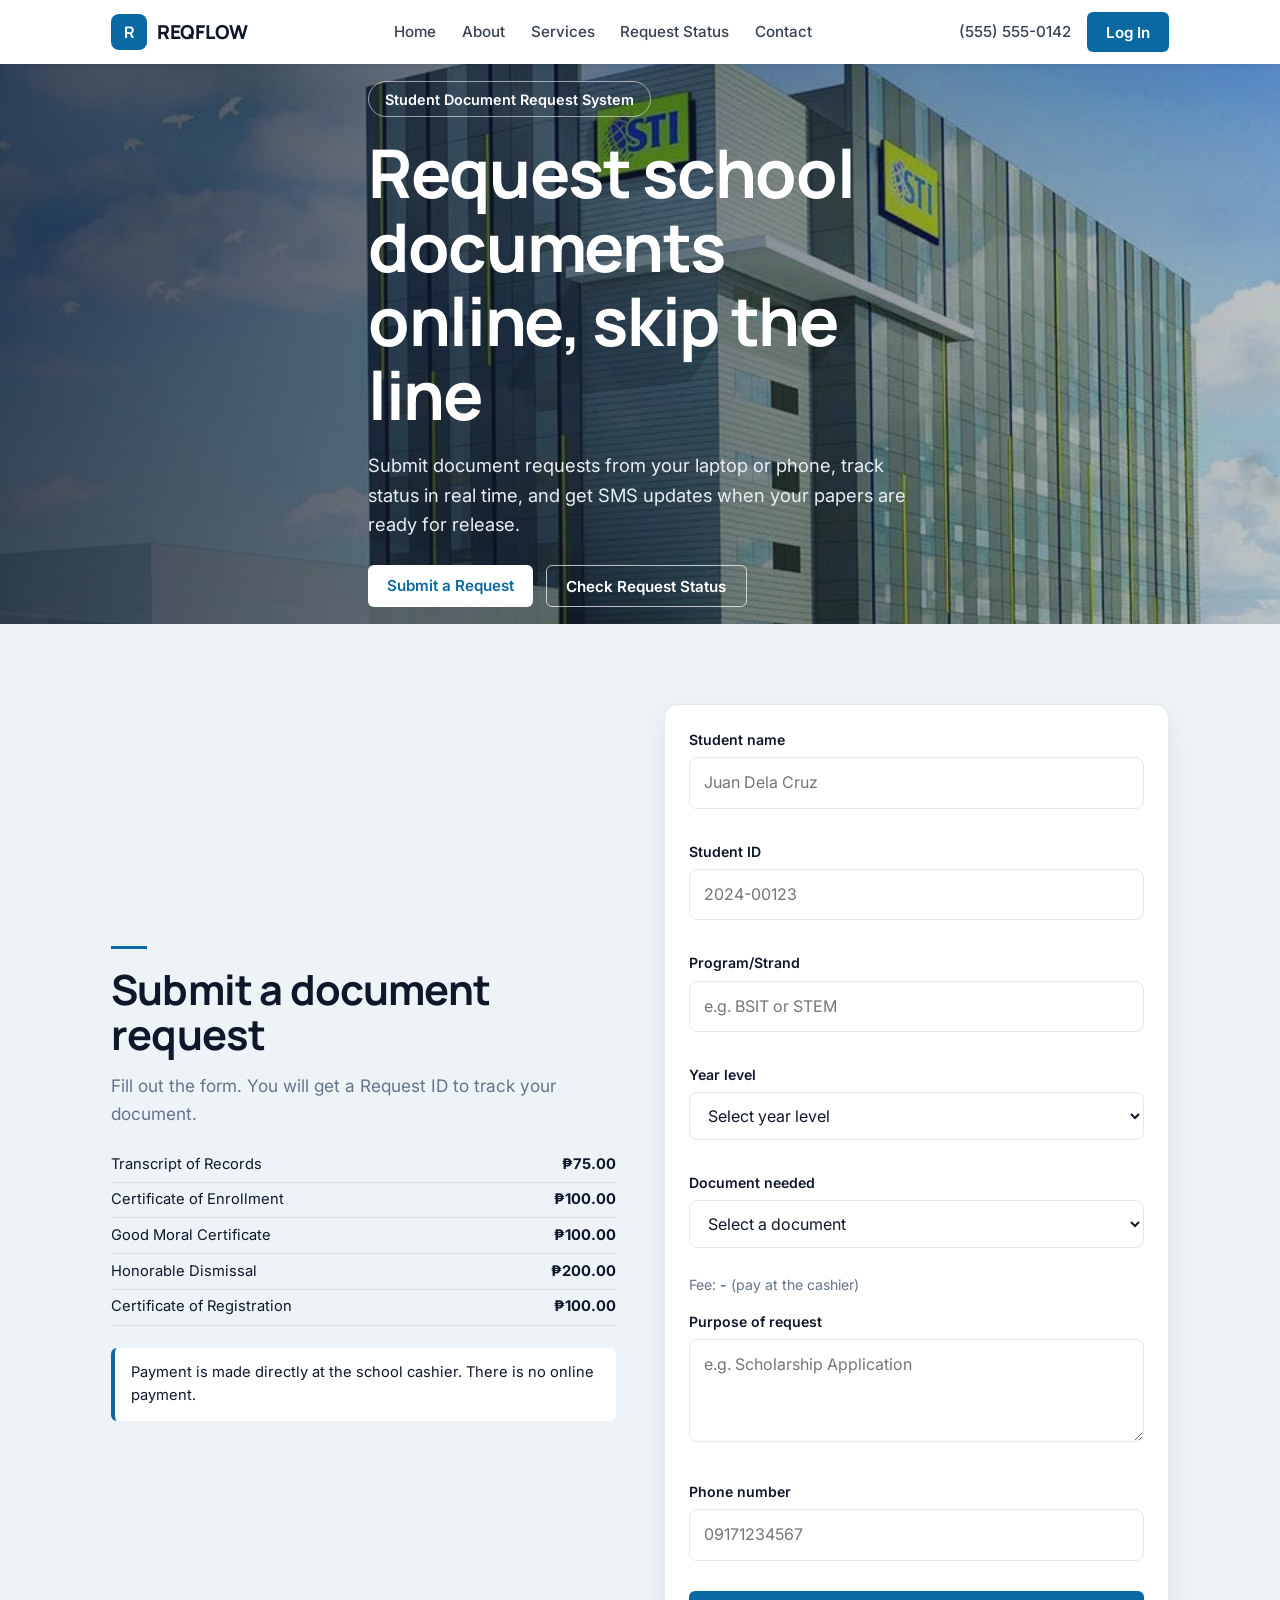
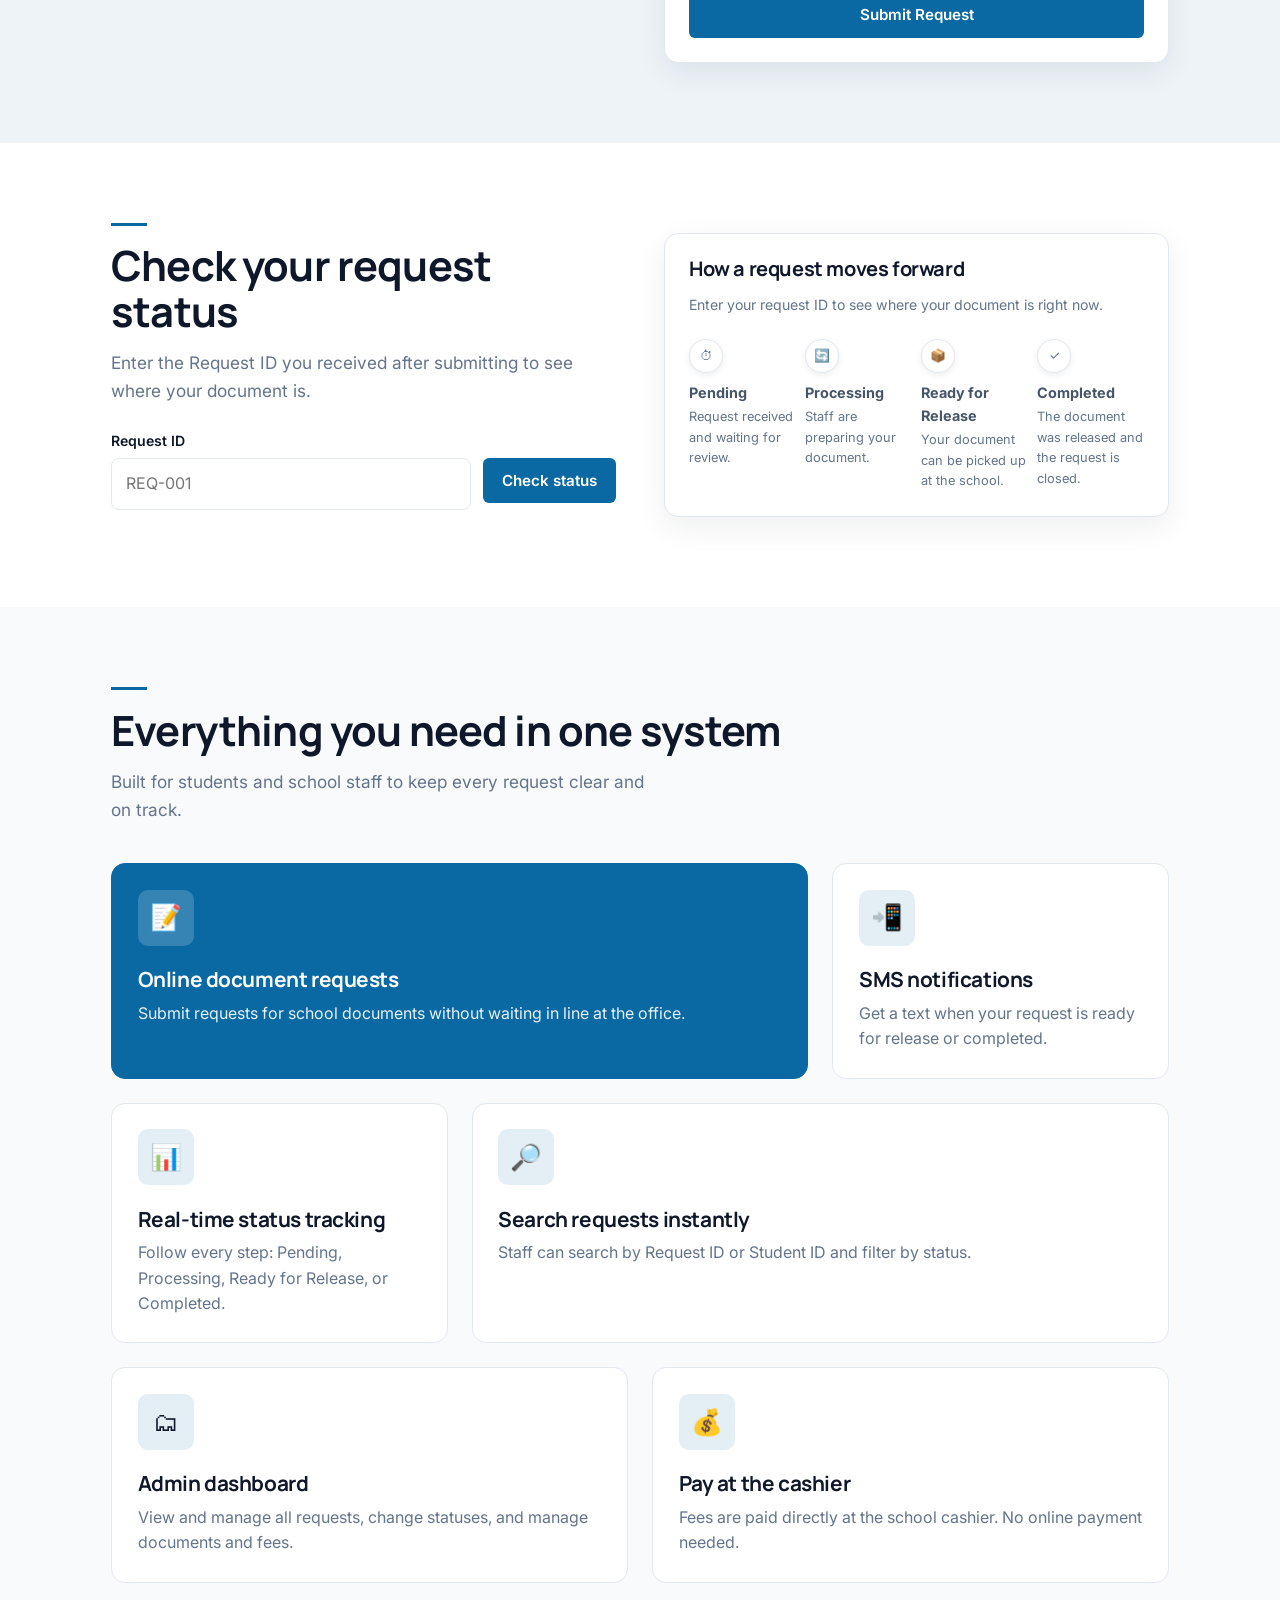
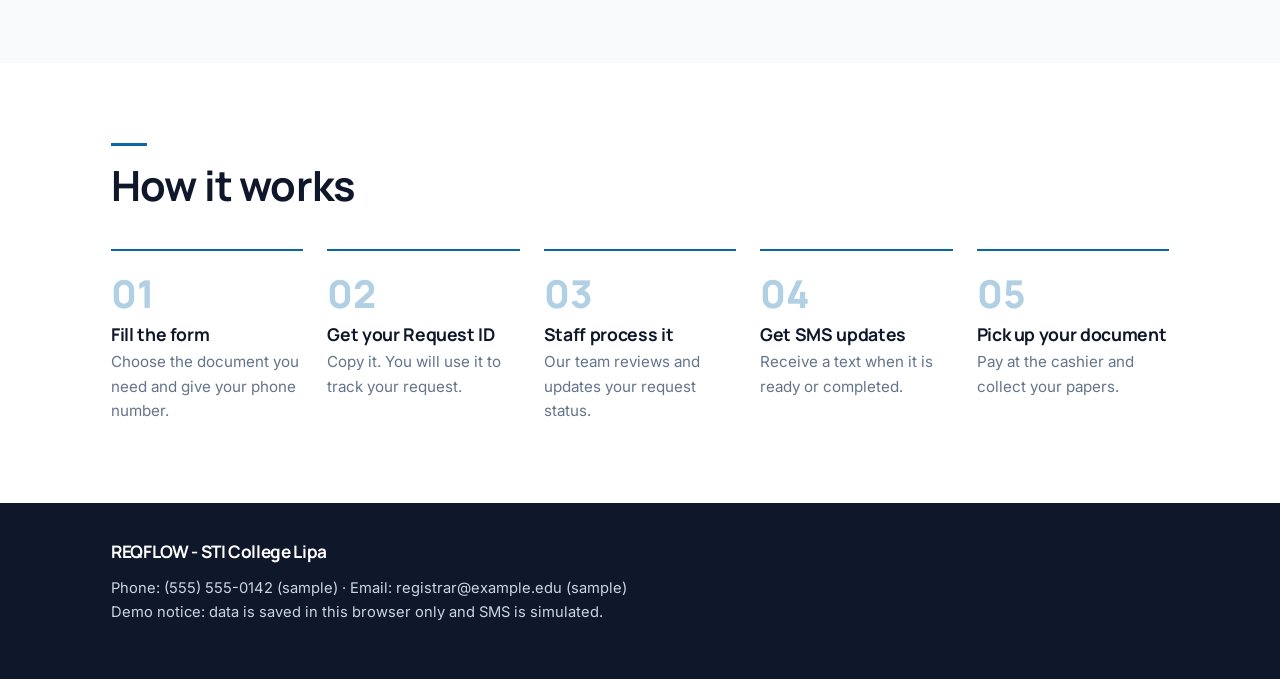
<file: index.html>
<!DOCTYPE html><html lang="en"><head><meta charset="UTF-8"><meta name="viewport" content="width=device-width, initial-scale=1"><link rel="preconnect" href="https://fonts.googleapis.com"><link href="https://fonts.googleapis.com/css2?family=Inter:wght@400;500;600&family=Manrope:wght@700;800&display=swap" rel="stylesheet"><link rel="stylesheet" href="style.css">
<title>REQFLOW | STI College Lipa</title></head><body data-page="home">
<header><div class="wrap nav"><a class="logo" href="#home"><b>R</b>REQFLOW</a>
<nav class="links"><a href="#home">Home</a><a href="#about">About</a><a href="#services">Services</a><a href="#status">Request Status</a><a href="#contact">Contact</a></nav>
<div class="nav-r"><span class="phone">(555) 555-0142</span><a class="btn" href="admin.html">Log In</a></div></div></header>
<section class="hero" id="home" style="padding:0"><div class="wrap"><span class="pill">Student Document Request System</span>
<h1>Request school documents online, skip the line</h1>
<p>Submit document requests from your laptop or phone, track status in real time, and get SMS updates when your papers are ready for release.</p>
<div class="btns"><a class="btn white" href="#request">Submit a Request</a><a class="btn ghost" href="#status">Check Request Status</a></div></div></section>

<section class="tint" id="request"><div class="wrap two"><div><div class="eyebrow"></div><h2>Submit a document request</h2>
<p class="lead">Fill out the form. You will get a Request ID to track your document.</p>
<ul class="doclist" id="docList"></ul>
<div class="cashier">Payment is made directly at the school cashier. There is no online payment.</div></div>
<div class="card"><div class="success hidden" id="success"><strong>Request submitted!</strong><div class="rid"><span id="newId"></span><button class="btn sm" type="button" id="copyBtn">Copy ID</button></div>
<button class="btn sm alt" type="button" id="againBtn" style="margin-top:.8rem">Submit another request</button></div>
<form id="requestForm" novalidate>
<label for="name" style="margin-top:0">Student name</label><input id="name" placeholder="Juan Dela Cruz" autocomplete="name"><div class="err"></div>
<label for="sid">Student ID</label><input id="sid" placeholder="2024-00123"><div class="err"></div>
<label for="program">Program/Strand</label><input id="program" placeholder="e.g. BSIT or STEM"><div class="err"></div>
<label for="year">Year level</label><select id="year"><option value="">Select year level</option><option>Grade 11</option><option>Grade 12</option><option>1st Year</option><option>2nd Year</option><option>3rd Year</option><option>4th Year</option></select><div class="err"></div>
<label for="doc">Document needed</label><select id="doc"></select><div class="err"></div>
<p class="small" style="margin:.5rem 0 0">Fee: <strong id="fee">-</strong> (pay at the cashier)</p>
<label for="purpose">Purpose of request</label><textarea id="purpose" rows="3" placeholder="e.g. Scholarship Application"></textarea><div class="err"></div>
<label for="contact">Phone number</label><input id="contact" inputmode="tel" placeholder="09171234567"><div class="err"></div>
<button class="btn full" type="submit">Submit Request</button></form></div></div></section>

<section id="status"><div class="wrap two"><div><div class="eyebrow"></div><h2>Check your request status</h2>
<p class="lead">Enter the Request ID you received after submitting to see where your document is.</p>
<form id="trackForm" novalidate style="margin-top:1.6rem"><label for="rid" style="margin-top:0">Request ID</label>
<div class="statusrow"><div><input id="rid" placeholder="REQ-001"><div class="err"></div></div><button class="btn" style="padding:.8rem 1.2rem" type="submit">Check status</button></div></form>
<div class="result hidden" id="result"></div></div>
<div class="card"><h3 style="font-size:1.25rem">How a request moves forward</h3><p class="small">Enter your request ID to see where your document is right now.</p>
<div class="timeline" id="timeline">
<div><span class="dot">&#9201;</span><b>Pending</b>Request received and waiting for review.</div>
<div><span class="dot">&#128260;</span><b>Processing</b>Staff are preparing your document.</div>
<div><span class="dot">&#128230;</span><b>Ready for Release</b>Your document can be picked up at the school.</div>
<div><span class="dot">&#10003;</span><b>Completed</b>The document was released and the request is closed.</div></div></div></div></section>

<section class="soft" id="services"><div class="wrap"><div class="eyebrow"></div><h2>Everything you need in one system</h2>
<p class="lead">Built for students and school staff to keep every request clear and on track.</p>
<div class="feat">
<div class="fc hl s4"><div class="ic">&#128221;</div><h3>Online document requests</h3><p>Submit requests for school documents without waiting in line at the office.</p></div>
<div class="fc s2"><div class="ic">&#128242;</div><h3>SMS notifications</h3><p>Get a text when your request is ready for release or completed.</p></div>
<div class="fc s2"><div class="ic">&#128202;</div><h3>Real-time status tracking</h3><p>Follow every step: Pending, Processing, Ready for Release, or Completed.</p></div>
<div class="fc s4"><div class="ic">&#128270;</div><h3>Search requests instantly</h3><p>Staff can search by Request ID or Student ID and filter by status.</p></div>
<div class="fc"><div class="ic">&#128450;</div><h3>Admin dashboard</h3><p>View and manage all requests, change statuses, and manage documents and fees.</p></div>
<div class="fc"><div class="ic">&#128176;</div><h3>Pay at the cashier</h3><p>Fees are paid directly at the school cashier. No online payment needed.</p></div></div></div></section>

<section id="about"><div class="wrap"><div class="eyebrow"></div><h2>How it works</h2>
<div class="steps"><div><span>01</span><h3>Fill the form</h3><p>Choose the document you need and give your phone number.</p></div>
<div><span>02</span><h3>Get your Request ID</h3><p>Copy it. You will use it to track your request.</p></div>
<div><span>03</span><h3>Staff process it</h3><p>Our team reviews and updates your request status.</p></div>
<div><span>04</span><h3>Get SMS updates</h3><p>Receive a text when it is ready or completed.</p></div>
<div><span>05</span><h3>Pick up your document</h3><p>Pay at the cashier and collect your papers.</p></div></div></div></section>
<footer id="contact"><div class="wrap"><h3>REQFLOW - STI College Lipa</h3><p>Phone: (555) 555-0142 (sample) &middot; Email: registrar@example.edu (sample)<br>Demo notice: data is saved in this browser only and SMS is simulated.</p></div></footer>
<div id="toast" role="status"></div><script src="script.js"></script></body></html>
</file>
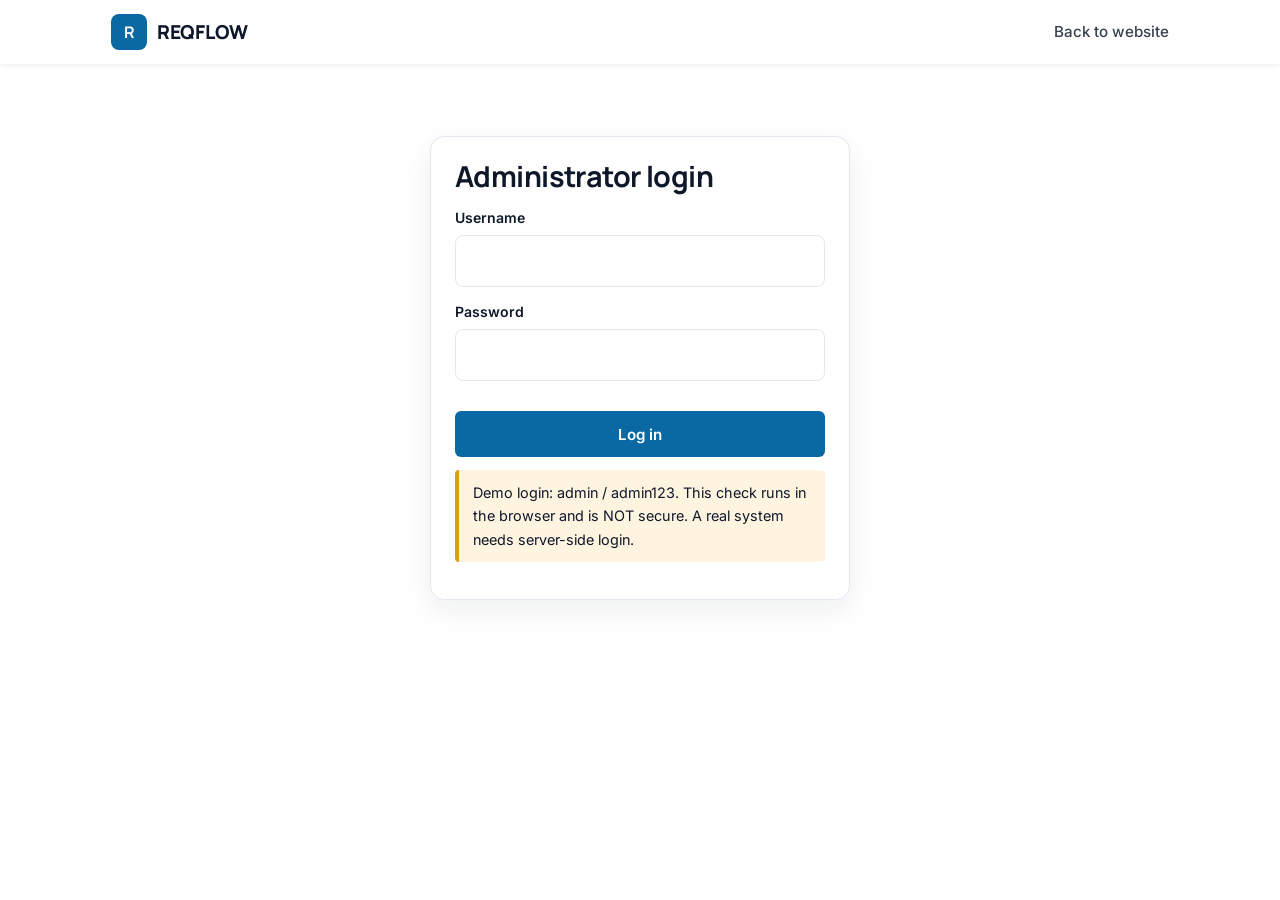
<file: admin.html>
<!DOCTYPE html><html lang="en"><head><meta charset="UTF-8"><meta name="viewport" content="width=device-width, initial-scale=1"><link rel="preconnect" href="https://fonts.googleapis.com"><link href="https://fonts.googleapis.com/css2?family=Inter:wght@400;500;600&family=Manrope:wght@700;800&display=swap" rel="stylesheet"><link rel="stylesheet" href="style.css">
<title>Admin | REQFLOW</title></head><body data-page="admin">
<header><div class="wrap nav"><a class="logo" href="index.html"><b>R</b>REQFLOW</a><div class="nav-r"><a class="phone" href="index.html">Back to website</a><button class="btn hidden" id="logout">Log out</button></div></div></header>
<main class="wrap" style="padding:2.5rem 1rem 4rem">
<div class="card hidden" style="display:block;max-width:420px;margin:2rem auto" id="login"><h2 style="font-size:1.8rem">Administrator login</h2>
<form id="loginForm"><label for="user">Username</label><input id="user" autocomplete="username"><label for="pass">Password</label><input id="pass" type="password" autocomplete="current-password">
<div class="err" id="loginErr"></div><button class="btn full" type="submit">Log in</button></form>
<div class="note">Demo login: admin / admin123. This check runs in the browser and is NOT secure. A real system needs server-side login.</div></div>
<section id="dash" class="hidden" style="padding:0"><h2>Admin dashboard</h2>
<div class="tabs"><button class="btn alt on" data-tab="tabReq">Requests</button><button class="btn alt" data-tab="tabDocs">Documents &amp; fees</button><button class="btn alt" data-tab="tabSms">SMS Notifications</button></div>
<div class="card" id="tabReq"><div class="bar"><input id="search" placeholder="Search Request ID or Student ID"><select id="filter"><option value="">All statuses</option><option>Pending</option><option>Processing</option><option>Ready for Release</option><option>Completed</option></select></div>
<p id="count" class="small"></p><div class="tablewrap"><table><thead><tr><th>ID</th><th>Student</th><th>Document</th><th>Submitted</th><th>Updated</th><th>Status</th><th></th></tr></thead><tbody id="reqBody"></tbody></table></div></div>
<div class="card hidden" id="tabDocs"><form id="docForm" class="bar" novalidate><div><input id="dname" placeholder="Document name"><div class="err"></div></div><div><input id="dfee" type="number" min="0" step="0.01" placeholder="Fee (PHP)"><div class="err"></div></div><button class="btn" style="flex:0 0 auto" type="submit">Add document</button></form>
<div class="tablewrap"><table><thead><tr><th>Document</th><th>Fee</th><th></th></tr></thead><tbody id="docBody"></tbody></table></div></div>
<div class="card hidden" id="tabSms"><div class="note"><strong>SIMULATION ONLY.</strong> Notifications are generated and stored for demonstration. No real SMS is sent and no SMS gateway is connected.</div>
<h3 style="font-size:1.2rem;margin-bottom:.6rem">SMS Notification History</h3>
<div class="tablewrap"><table><thead><tr><th>Student</th><th>Mobile</th><th>Request ID</th><th>Type</th><th>Message</th><th>Generated</th><th>Status</th><th></th></tr></thead><tbody id="smsBody"></tbody></table></div></div></section></main>
<div class="modal hidden" id="smsModal" role="dialog" aria-modal="true" aria-labelledby="smsTitle"><div class="modal-box">
<button class="modal-x" id="smsClose" aria-label="Close preview">&times;</button>
<h3 id="smsTitle">SMS Notification Preview</h3><span class="simtag">SIMULATED SMS - NO REAL MESSAGE IS SENT</span>
<div class="pv"><div class="phone-mock" aria-label="Phone preview"><div class="phone-top">REQFLOW</div><div class="phone-body"><div class="bubble" id="pvMsg"></div><div class="bubble-time" id="pvBubbleTime"></div></div></div>
<dl class="pv-list"><dt>Student</dt><dd id="pvName"></dd><dt>Mobile number</dt><dd id="pvNum"></dd><dt>Request ID</dt><dd id="pvId"></dd><dt>Notification type</dt><dd id="pvType"></dd><dt>Generated</dt><dd id="pvTime"></dd><dt>Status</dt><dd id="pvStatus"></dd></dl></div>
<div class="modal-actions"><button class="btn" type="button" id="simBtn">Simulate SMS</button><button class="btn alt" type="button" id="smsLater">Close</button></div>
<div class="okmsg hidden" id="simOk" role="status">SMS Simulation Successful!</div></div></div>
<div id="toast" role="status"></div><script src="script.js"></script></body></html>
</file>
<file: style.css>
:root{--p:#0a69a3;--pd:#07527f;--ink:#0f172a;--mute:#64748b;--bg:#edf3f7;--soft:#f8fafc;--line:#e2e8f0;--bad:#b3261e;--ok:#15803d}
*{box-sizing:border-box}
html{scroll-behavior:smooth;scroll-padding-top:80px}
body{margin:0;font-family:Inter,system-ui,Arial,sans-serif;color:var(--ink);background:#fff;line-height:1.6}
h1,h2,h3{font-family:Manrope,Inter,system-ui,sans-serif;letter-spacing:-.02em;line-height:1.1;margin:0}
.wrap{max-width:1090px;margin:0 auto;padding:0 1rem}
header{position:sticky;top:0;z-index:20;background:#fff;box-shadow:0 1px 6px rgba(15,23,42,.08)}
.nav{display:flex;align-items:center;justify-content:space-between;gap:1rem;height:64px}
.logo{display:flex;align-items:center;gap:.6rem;font:800 1.2rem Manrope,sans-serif;color:var(--ink);text-decoration:none}
.logo b{display:grid;place-items:center;width:36px;height:36px;border-radius:8px;background:var(--p);color:#fff;font-size:1rem}
.links{display:flex;gap:1.6rem}
.links a,.phone{color:#374151;text-decoration:none;font-weight:500;font-size:.95rem}
.links a:hover{color:var(--p)}
.nav-r{display:flex;align-items:center;gap:1rem}
.btn{display:inline-block;background:var(--p);color:#fff;border:0;border-radius:6px;padding:.65rem 1.2rem;font:600 .95rem Inter,sans-serif;cursor:pointer;text-decoration:none}
.btn:hover{background:var(--pd)}
.btn.white{background:#fff;color:var(--p)}
.btn.ghost{background:transparent;color:#fff;border:1px solid rgba(255,255,255,.7)}
.btn.sm{padding:.45rem .8rem;font-size:.85rem}
.btn.alt{background:#e4eef5;color:var(--pd)}
.btn.danger{background:#fde8e6;color:var(--bad)}
@media(max-width:860px){.links,.phone{display:none}}
.hero{min-height:560px;display:flex;align-items:center;color:#fff;background:linear-gradient(90deg,rgba(15,23,42,.78),rgba(15,23,42,.25)),url("hero.png") center 30%/cover,linear-gradient(135deg,#0a4a73,#0a69a3)}
.pill{display:inline-block;border:1px solid rgba(255,255,255,.55);border-radius:99px;padding:.35rem 1rem;font-size:.9rem;font-weight:600;margin-bottom:1.2rem}
.hero h1{font-size:clamp(2.4rem,6vw,4.2rem);max-width:12ch}
.hero p{font-size:1.15rem;max-width:34rem;margin:1.2rem 0 1.6rem;color:#e8eef5}
.hero .btns{display:flex;gap:.8rem;flex-wrap:wrap}
section{padding:5rem 0}
.tint{background:var(--bg)}
.soft{background:var(--soft)}
.eyebrow{width:36px;height:3px;background:var(--p);margin-bottom:1.1rem}
h2{font-size:clamp(1.9rem,4vw,2.6rem)}
.lead{color:var(--mute);font-size:1.08rem;margin:.9rem 0 0;max-width:34rem}
.two{display:grid;grid-template-columns:1fr 1fr;gap:3rem;align-items:center}
@media(max-width:860px){.two{grid-template-columns:1fr;gap:2rem}}
.card{background:#fff;border:1px solid var(--line);border-radius:14px;padding:1.5rem;box-shadow:0 10px 30px rgba(15,23,42,.07)}
label{display:block;font-weight:600;font-size:.88rem;margin:.9rem 0 .35rem}
input,select,textarea{width:100%;padding:.75rem .9rem;border:1px solid var(--line);border-radius:8px;font:inherit;background:#fff;color:var(--ink)}
input:focus,select:focus,textarea:focus{outline:3px solid #b7d6ea;border-color:var(--p)}
input.bad,select.bad,textarea.bad{border-color:var(--bad)}
.err{color:var(--bad);font-size:.82rem;min-height:1.1em;margin-top:.2rem}
.card .btn.full{width:100%;margin-top:.8rem;padding:.85rem}
.small{font-size:.88rem;color:var(--mute)}
.cashier{margin-top:1.4rem;border-left:4px solid var(--p);background:#fff;padding:.8rem 1rem;border-radius:6px;font-size:.92rem}
.doclist{list-style:none;padding:0;margin:1.2rem 0 0;font-size:.92rem}
.doclist li{display:flex;justify-content:space-between;gap:1rem;border-bottom:1px solid #d5e1ea;padding:.35rem 0}
.sample{color:#a15c00;font-size:.8rem;font-weight:600}
.success{background:#ecf7f0;border:1px solid #b6e0c5;border-radius:10px;padding:1rem;margin-bottom:1rem}
.rid{font:800 1.6rem Manrope,sans-serif;color:var(--p);display:flex;gap:.7rem;align-items:center;flex-wrap:wrap}
.hidden{display:none!important}
.statusrow{display:flex;gap:.7rem;align-items:flex-start}
.statusrow>div{flex:1}
.timeline{display:grid;grid-template-columns:repeat(4,1fr);gap:.6rem;margin-top:1.4rem}
.timeline div{font-size:.8rem;color:var(--mute)}
.timeline b{display:block;color:#475569;font-size:.9rem;margin:.5rem 0 .2rem}
.dot{display:grid;place-items:center;width:34px;height:34px;border-radius:50%;border:1px solid var(--line);background:#fff;box-shadow:0 2px 6px rgba(15,23,42,.08)}
.timeline .on .dot{background:var(--p);border-color:var(--p);color:#fff}
.timeline .on b{color:var(--p)}
.result{margin-top:1.2rem;padding:1rem;border:1px solid var(--line);border-radius:10px;background:#fff}
.badge{display:inline-block;padding:.15rem .65rem;border-radius:99px;font-size:.8rem;font-weight:700;background:#e4eef5;color:var(--pd)}
.b-Ready{background:#dcfce7;color:var(--ok)}.b-Pending{background:#fef3c7;color:#92400e}.b-Completed{background:#e5e7eb;color:#374151}
.feat{display:grid;grid-template-columns:repeat(6,1fr);gap:1.5rem;margin-top:2.5rem}
.fc{background:#fff;border:1px solid var(--line);border-radius:14px;padding:1.6rem;grid-column:span 3;min-height:210px}
.fc.s2{grid-column:span 2}.fc.s4{grid-column:span 4}
.fc.hl{background:var(--p);color:#fff;border-color:var(--p)}
.fc.hl p{color:#e6f1f8}
.ic{display:grid;place-items:center;width:56px;height:56px;border-radius:10px;background:#e4eef5;font-size:1.6rem;margin-bottom:1.4rem}
.fc.hl .ic{background:rgba(255,255,255,.18)}
.fc h3{font-size:1.3rem;margin-bottom:.6rem}
.fc p{margin:0;color:var(--mute)}
@media(max-width:860px){.fc,.fc.s2,.fc.s4{grid-column:span 6}}
.steps{display:grid;grid-template-columns:repeat(5,1fr);gap:1.5rem;margin-top:2.5rem}
.steps div{border-top:2px solid var(--p);padding-top:1rem}
.steps span{font:800 2.4rem Manrope,sans-serif;color:#b2d0e3}
.steps h3{font-size:1.1rem;margin:.3rem 0 .4rem}
.steps p{margin:0;color:var(--mute);font-size:.95rem}
@media(max-width:860px){.steps{grid-template-columns:1fr 1fr}}
footer{background:var(--ink);color:#cbd5e1;padding:2.5rem 0;font-size:.92rem}
footer h3{color:#fff;margin-bottom:.5rem}
.tablewrap{overflow-x:auto}
table{width:100%;border-collapse:collapse;font-size:.9rem}
th,td{text-align:left;padding:.65rem .6rem;border-bottom:1px solid var(--line);vertical-align:top}
th{background:var(--bg);color:var(--pd)}
.bar{display:flex;gap:.7rem;flex-wrap:wrap;margin-bottom:1rem}
.bar>*{flex:1;min-width:160px}
.tabs{display:flex;gap:.5rem;flex-wrap:wrap;margin:1.2rem 0}
.tabs button.on{background:var(--p);color:#fff}
.note{background:#fff4e0;border-left:4px solid #e29a1b;padding:.7rem .9rem;border-radius:4px;font-size:.9rem;margin:.8rem 0}
#toast{position:fixed;bottom:1rem;left:50%;transform:translateX(-50%);background:var(--ink);color:#fff;padding:.7rem 1.1rem;border-radius:8px;opacity:0;transition:opacity .2s;pointer-events:none;z-index:50}
#toast.show{opacity:1}
:focus-visible{outline:3px solid #7fb5d6;outline-offset:2px}
@media(prefers-reduced-motion:reduce){html{scroll-behavior:auto}}

/* SMS notification simulation */
.modal{position:fixed;inset:0;background:rgba(15,23,42,.55);display:flex;align-items:center;justify-content:center;padding:1rem;z-index:40;overflow-y:auto}
.modal-box{position:relative;background:#fff;border-radius:14px;max-width:760px;width:100%;padding:1.5rem;box-shadow:0 20px 50px rgba(15,23,42,.3);max-height:100%;overflow-y:auto}
.modal-x{position:absolute;top:.6rem;right:.8rem;background:none;border:0;font-size:1.7rem;line-height:1;cursor:pointer;color:var(--mute)}
.simtag{display:inline-block;background:#fff4e0;color:#92400e;border:1px dashed #e29a1b;border-radius:99px;padding:.15rem .8rem;font-size:.75rem;font-weight:700;letter-spacing:.04em;margin:.4rem 0 1rem}
.pv{display:grid;grid-template-columns:240px 1fr;gap:1.5rem;align-items:start}
.phone-mock{width:240px;border:8px solid #0f172a;border-radius:28px;background:#eef2f6;overflow:hidden;margin:0 auto}
.phone-top{background:var(--p);color:#fff;text-align:center;font-weight:700;padding:.7rem .5rem;font-size:.9rem}
.phone-body{padding:1rem .7rem;min-height:230px}
.bubble{background:#fff;border-radius:14px 14px 14px 4px;padding:.6rem .75rem;font-size:.82rem;box-shadow:0 1px 3px rgba(15,23,42,.12);overflow-wrap:anywhere}
.bubble-time{font-size:.68rem;color:var(--mute);margin:.35rem .3rem 0}
.pv-list{margin:0;display:grid;grid-template-columns:auto 1fr;gap:.45rem 1rem;font-size:.92rem}
.pv-list dt{color:var(--mute);font-weight:600}
.pv-list dd{margin:0;overflow-wrap:anywhere}
.modal-actions{display:flex;gap:.7rem;flex-wrap:wrap;margin-top:1.2rem}
.okmsg{margin-top:1rem;background:#dcfce7;color:var(--ok);padding:.7rem 1rem;border-radius:8px;font-weight:700}
.msgcell{min-width:240px;font-size:.85rem}
.simnote{margin-top:.8rem;background:#fff4e0;border-left:4px solid #e29a1b;padding:.6rem .8rem;border-radius:4px;font-size:.88rem}
@media(max-width:640px){.pv{grid-template-columns:1fr}.pv-list{grid-template-columns:1fr}}
</file>
